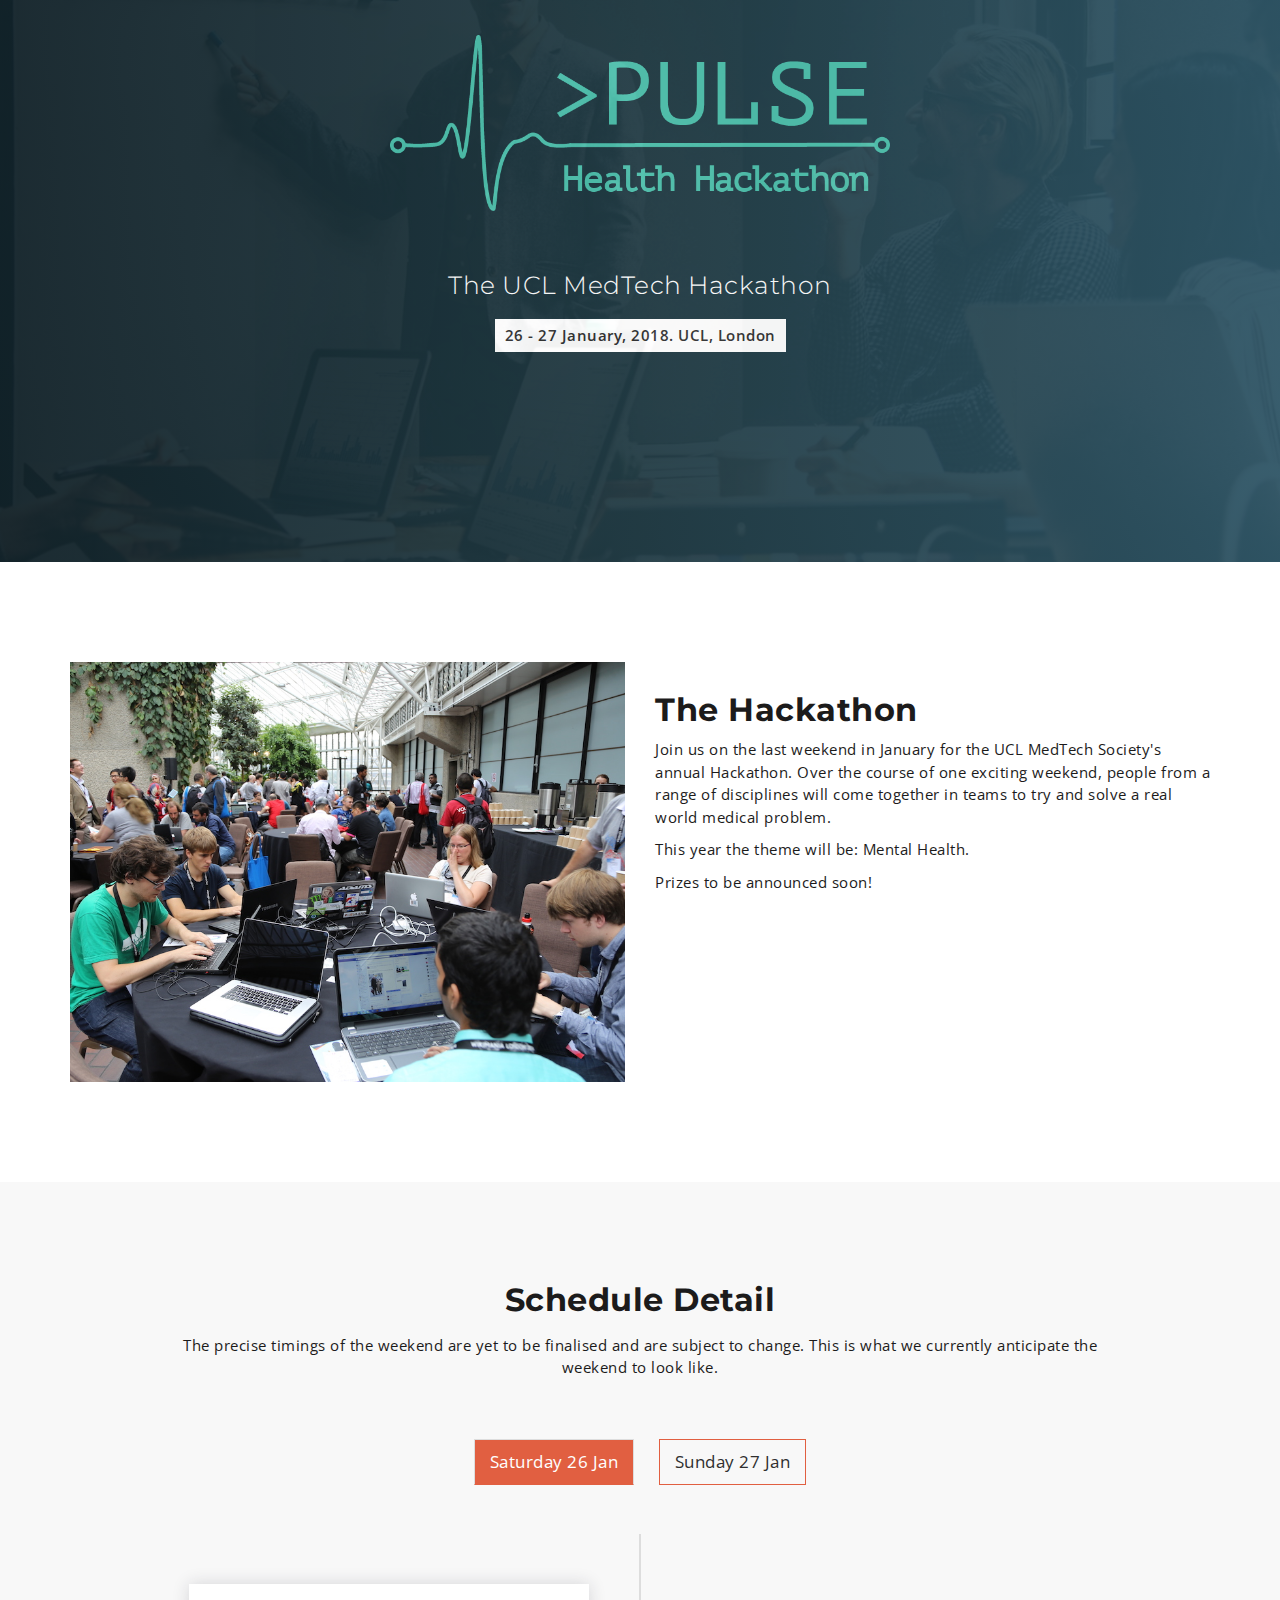
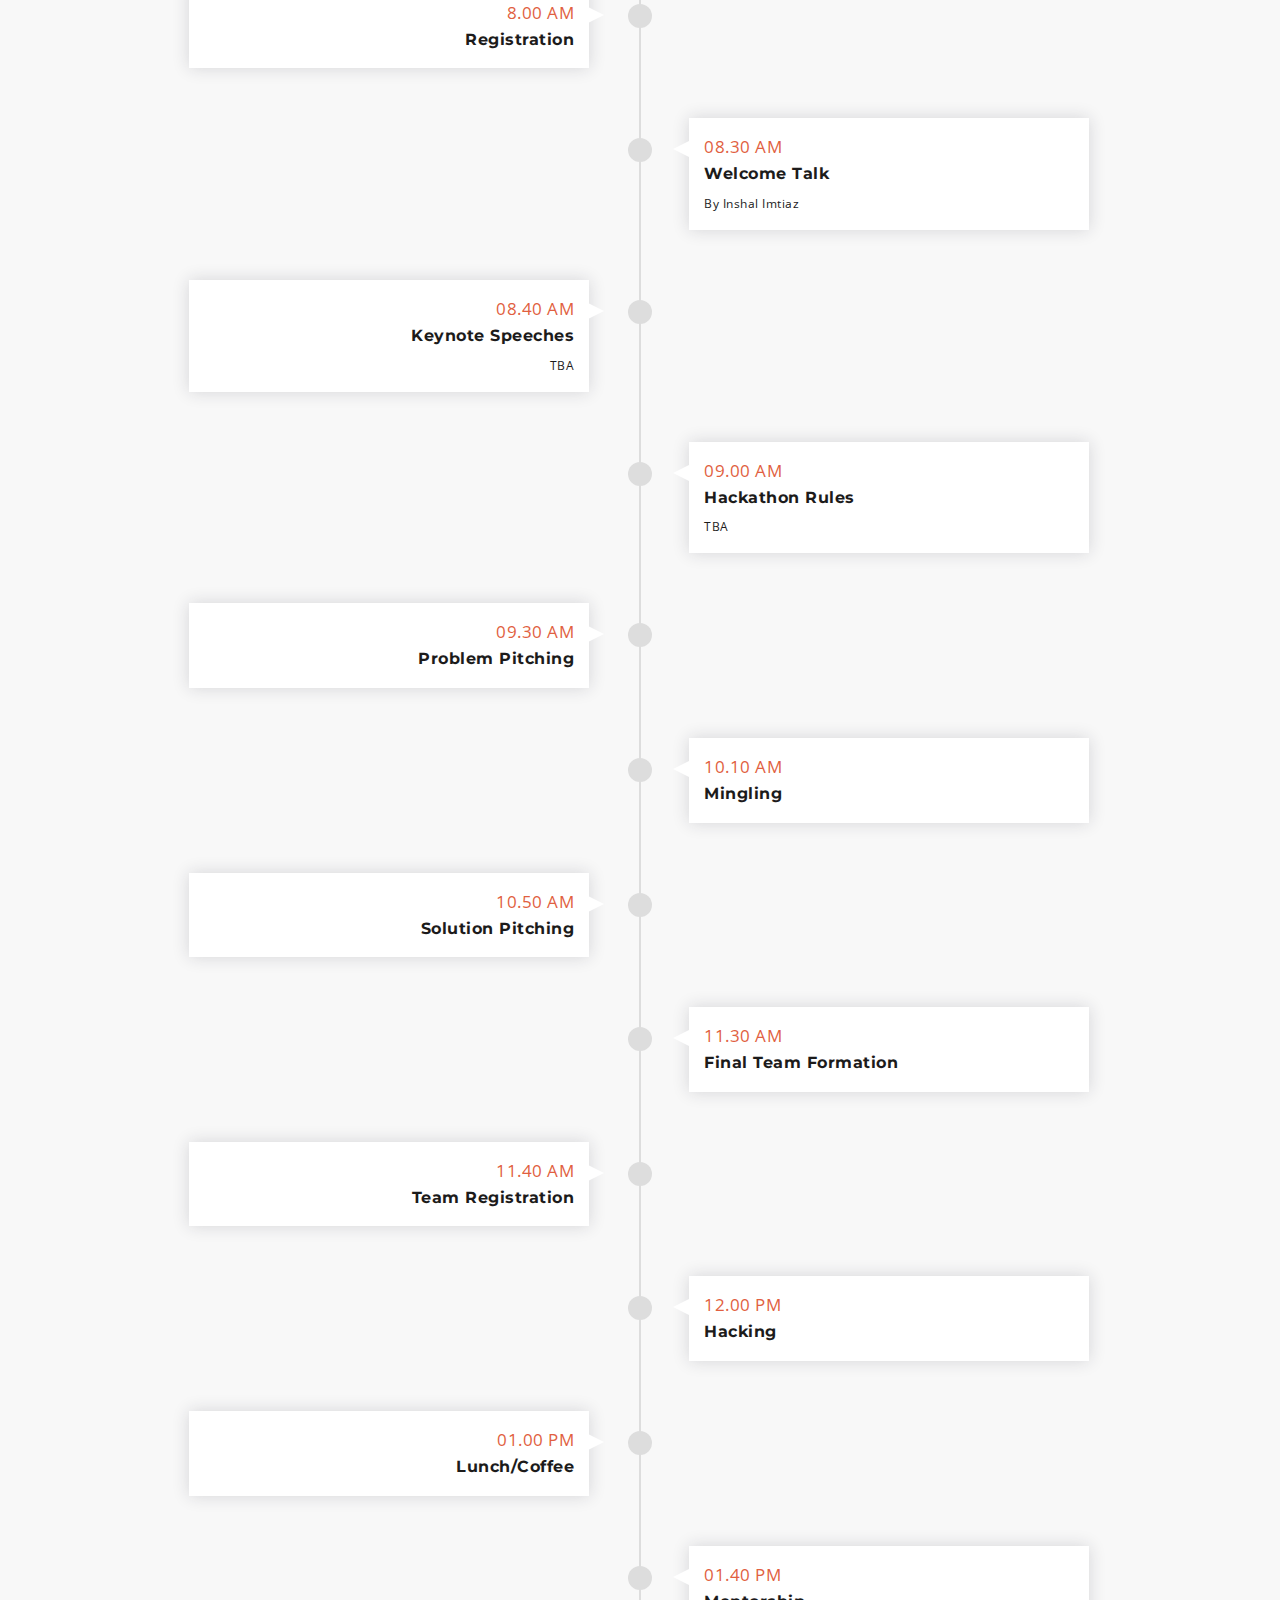
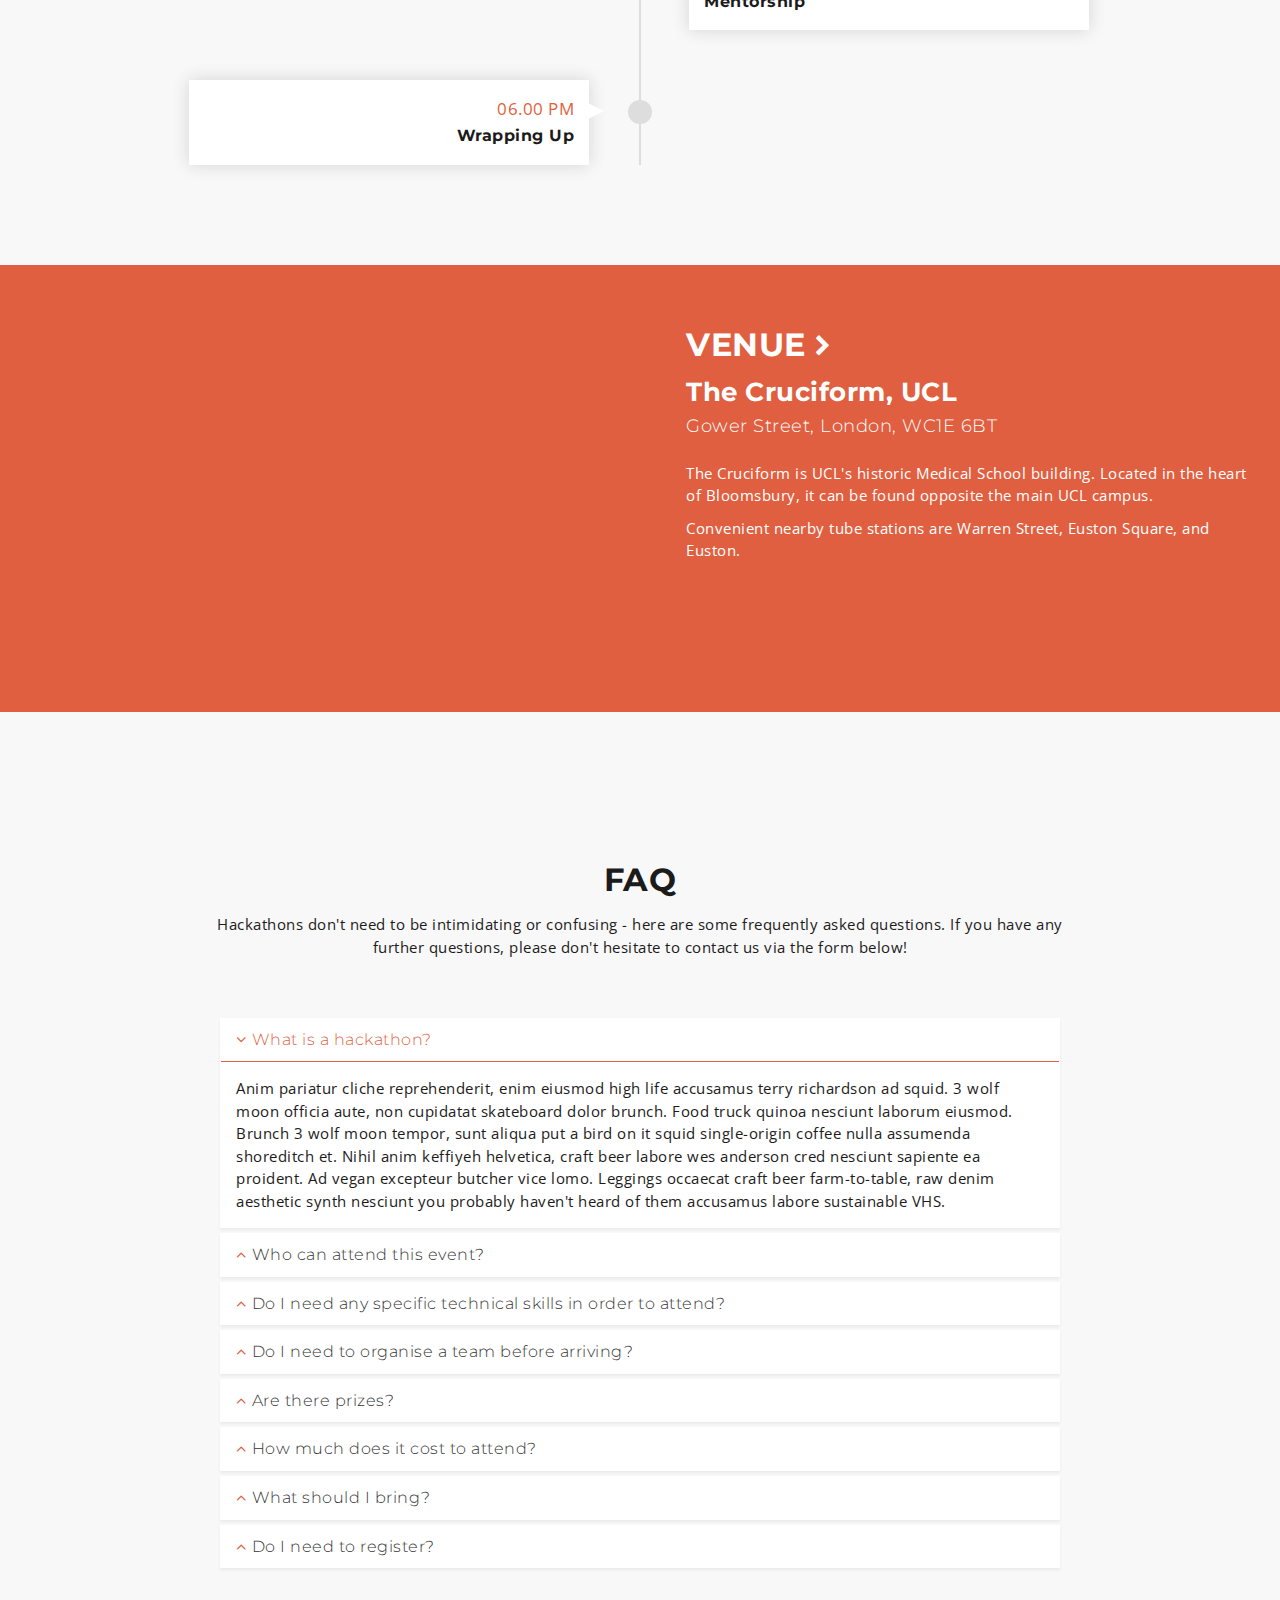
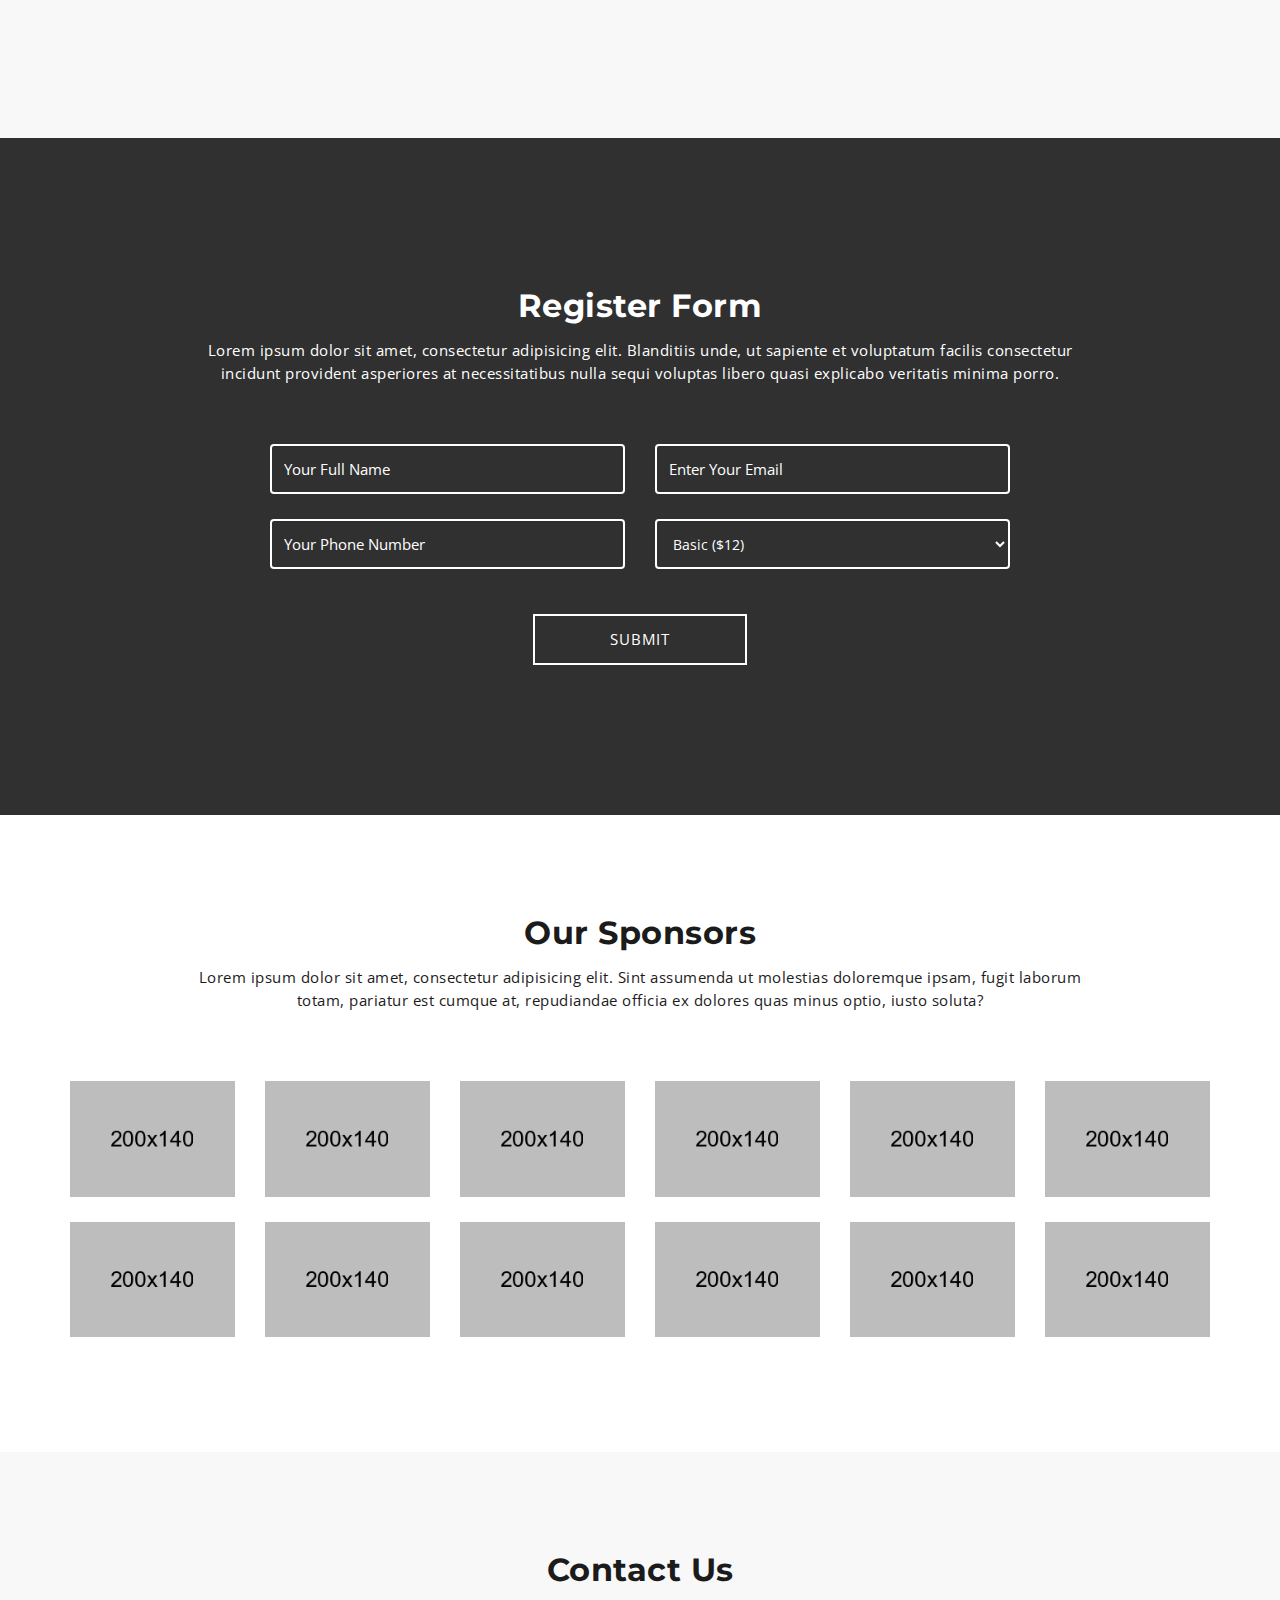
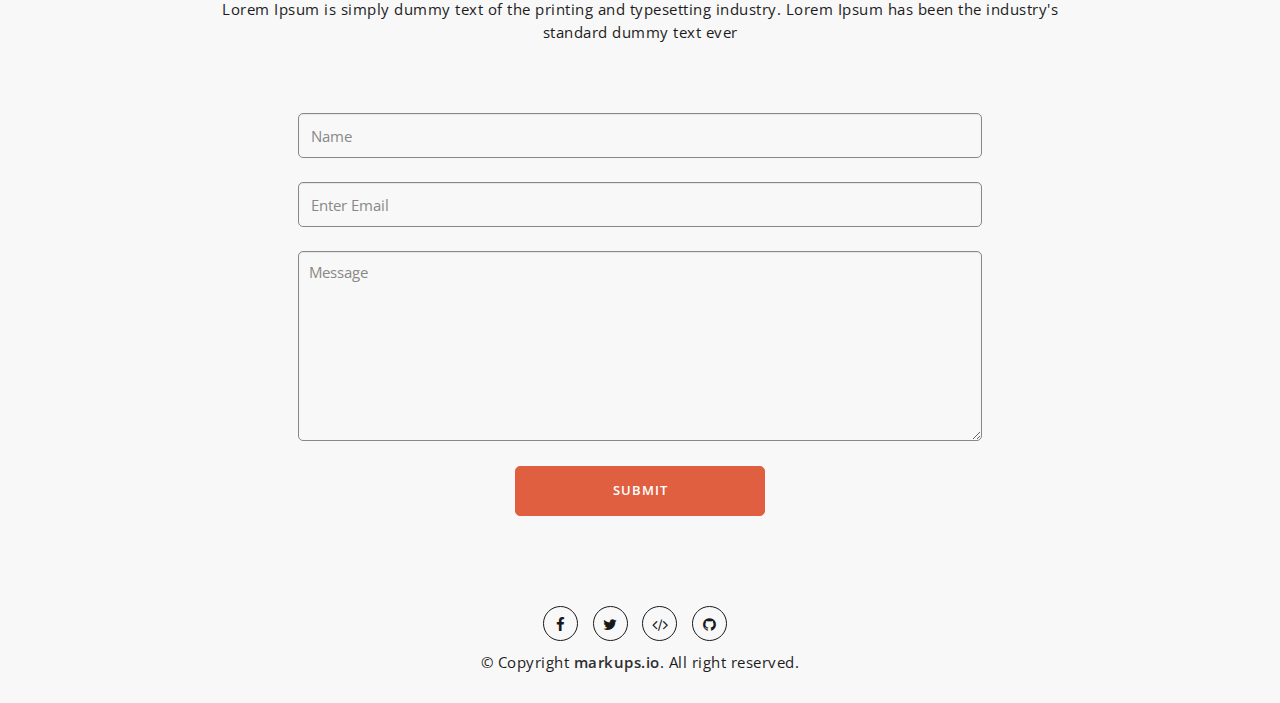
<file: index.html>
<!DOCTYPE html>
<html lang="en">
  <head>
    <meta charset="utf-8">
    <meta http-equiv="X-UA-Compatible" content="IE=edge">
    <meta name="viewport" content="width=device-width, initial-scale=1">
    <!-- The above 3 meta tags *must* come first in the head; any other head content must come *after* these tags -->

    <link rel="apple-touch-icon" sizes="180x180" href="assets/icons/apple-touch-icon.png">
    <link rel="icon" type="image/png" sizes="32x32" href="assets/icons/favicon-32x32.png">
    <link rel="icon" type="image/png" sizes="16x16" href="assets/icons/favicon-16x16.png">
    <link rel="manifest" href="assets/icons/site.webmanifest">
    <link rel="mask-icon" href="assets/icons/safari-pinned-tab.svg" color="#5bbad5">
    <link rel="shortcut icon" href="assets/icons/favicon.ico">
    <meta name="msapplication-TileColor" content="#2b5797">
    <meta name="msapplication-config" content="assets/icons/browserconfig.xml">
    <meta name="theme-color" content="#111111">

    <title>Pulse - UCL MedTech's Hackathon</title>
    <!-- Font Awesome -->
    <link href="https://maxcdn.bootstrapcdn.com/font-awesome/4.6.3/css/font-awesome.min.css" rel="stylesheet">
    <!-- Bootstrap -->
    <link href="assets/css/bootstrap.min.css" rel="stylesheet">
    <!-- Slick slider -->
    <link href="assets/css/slick.css" rel="stylesheet">
    <!-- Theme color -->
    <link id="switcher" href="assets/css/orange-theme.css" rel="stylesheet">

    <!-- Main Style -->
    <link href="style.css" rel="stylesheet">

    <!-- Fonts -->

    <!-- Open Sans for body font -->
	<link href="https://fonts.googleapis.com/css?family=Open+Sans:300,400,400i,600,700,800" rel="stylesheet">
	<!-- Montserrat for title -->
	<link href="https://fonts.googleapis.com/css?family=Montserrat" rel="stylesheet">



    <!-- HTML5 shim and Respond.js for IE8 support of HTML5 elements and media queries -->
    <!-- WARNING: Respond.js doesn't work if you view the page via file:// -->
    <!--[if lt IE 9]>
      <script src="https://oss.maxcdn.com/html5shiv/3.7.2/html5shiv.min.js"></script>
      <script src="https://oss.maxcdn.com/respond/1.4.2/respond.min.js"></script>
    <![endif]-->
  </head>
  <body>

  	<!-- Start Header -->
	<header id="mu-hero" class="" role="banner">
		<!-- Start menu  -->
		<nav class="navbar navbar-fixed-top navbar-default mu-navbar">
		  	<div class="container">
			    <!-- Brand and toggle get grouped for better mobile display -->
			    <div class="navbar-header">
			      <button type="button" class="navbar-toggle collapsed" data-toggle="collapse" data-target="#bs-example-navbar-collapse-1" aria-expanded="false">
			        <span class="sr-only">Toggle navigation</span>
			        <span class="icon-bar"></span>
			        <span class="icon-bar"></span>
			        <span class="icon-bar"></span>
			      </button>

			      <!-- Logo -->
			      <a class="navbar-brand" href="index.html"><img src="assets/images/logo.png" alt="logo img"></a>

			    </div>

			    <!-- Collect the nav links, forms, and other content for toggling -->
			    <div class="collapse navbar-collapse" id="bs-example-navbar-collapse-1">
			      	<ul class="nav navbar-nav mu-menu navbar-right">
			      		<li><a href="#mu-hero">Home</a></li>
				        <li><a href="#mu-about">About</a></li>
				        <li><a href="#mu-schedule">Schedule</a></li>
			            <li><a href="#mu-venue">Venue</a></li>
                        <li><a href="#mu-faq">FAQ</a></li>
			            <!--<li><a href="#mu-speakers">Speakers</a></li>-->
			            <li><a href="#mu-register">Register</a></li>
			            <li><a href="#mu-sponsors">Sponsors</a></li>
			            <li><a href="#mu-contact">Contact</a></li>
			      	</ul>
			    </div><!-- /.navbar-collapse -->
		  	</div><!-- /.container-fluid -->
		</nav>
		<!-- End menu -->

		<div class="mu-hero-overlay">
			<div class="container">
				<div class="mu-hero-area">

					<!-- Start hero featured area -->
					<div class="mu-hero-featured-area">
						<!-- Start center Logo -->
						<div class="mu-logo-area">
							<!-- text based logo -->
							<!--<a class="mu-logo" href="#">Eventoz</a>-->
							<!-- image based logo -->
							<a class="mu-logo" href="#"><img src="assets/images/logo.png" alt="logo img"></a>
						</div>
						<!-- End center Logo -->

						<div class="mu-hero-featured-content">
							<h2>The UCL MedTech Hackathon</h2>
							<p class="mu-event-date-line">26 - 27 January, 2018. UCL, London</p>

							<div class="mu-event-counter-area">
								<div id="mu-event-counter">

								</div>
							</div>

						</div>
					</div>
					<!-- End hero featured area -->

				</div>
			</div>
		</div>
	</header>
	<!-- End Header -->

	<!-- Start main content -->
	<main role="main">
		<!-- Start About -->
		<section id="mu-about">
			<div class="container">
				<div class="row">
					<div class="col-md-12">
						<div class="mu-about-area">
							<!-- Start Feature Content -->
							<div class="row">
								<div class="col-md-6">
									<div class="mu-about-left">
										<img class="" src="assets/images/hackathon-people.jpg" alt="People hacking">
									</div>
								</div>
								<div class="col-md-6">
									<div class="mu-about-right">
										<h2>The Hackathon</h2>
                                        <p>Join us on the last weekend in January for the UCL MedTech Society's annual Hackathon. Over the course of one exciting weekend, people from a range of disciplines will come together in teams to try and solve a real world medical problem.</p>

                                        <p>This year the theme will be: Mental Health.</p>

                                        <p>Prizes to be announced soon!</p>
									</div>
								</div>
							</div>
							<!-- End Feature Content -->

						</div>
					</div>
				</div>
			</div>
		</section>
		<!-- End About -->

		<!-- Start Schedule  -->
		<section id="mu-schedule">
			<div class="container">
				<div class="row">
					<div class="colo-md-12">
						<div class="mu-schedule-area">

							<div class="mu-title-area">
								<h2 class="mu-title">Schedule Detail</h2>
								<p>The precise timings of the weekend are yet to be finalised and are subject to change. This is what we currently anticipate the weekend to look like.</p>
							</div>

							<div class="mu-schedule-content-area">
								<!-- Nav tabs -->
								<ul class="nav nav-tabs mu-schedule-menu" role="tablist">
								    <li role="presentation" class="active"><a href="#first-day" aria-controls="first-day" role="tab" data-toggle="tab">Saturday 26 Jan</a></li>
								    <li role="presentation"><a href="#second-day" aria-controls="second-day" role="tab" data-toggle="tab">Sunday 27 Jan</a></li>

								</ul>

								<!-- Tab panes -->
								<div class="tab-content mu-schedule-content">
								    <div role="tabpanel" class="tab-pane fade mu-event-timeline in active" id="first-day">
								    	<ul>
								    		<li>
								    			<div class="mu-single-event">
								    				<p class="mu-event-time">8.00 AM</p>
								    				<h3>Registration</h3>
								    			</div>
								    		</li>
								    		<li>
								    			<div class="mu-single-event">
								    				<!--<img src="assets/images/speaker-1.jpg" alt="event speaker">-->
								    				<p class="mu-event-time">08.30 AM</p>
								    				<h3>Welcome Talk</h3>
								    				<span>By Inshal Imtiaz</span>
								    			</div>
								    		</li>
								    		<li>
								    			<div class="mu-single-event">
								    				<p class="mu-event-time">08.40 AM</p>
								    				<h3>Keynote Speeches</h3>
								    				<span>TBA</span>
								    			</div>
								    		</li>
								    		<li>
								    			<div class="mu-single-event">
								    				<p class="mu-event-time">09.00 AM</p>
								    				<h3>Hackathon Rules</h3>
								    				<span>TBA</span>
								    			</div>
								    		</li>
								    		<li>
								    			<div class="mu-single-event">
								    				<p class="mu-event-time">09.30 AM</p>
								    				<h3>Problem Pitching</h3>
								    			</div>
								    		</li>
								    		<li>
								    			<div class="mu-single-event">
								    				<p class="mu-event-time">10.10 AM</p>
								    				<h3>Mingling</h3>
								    			</div>
								    		</li>
								    		<li>
								    			<div class="mu-single-event">
								    				<p class="mu-event-time">10.50 AM</p>
								    				<h3>Solution Pitching</h3>
								    			</div>
								    		</li>
								    		<li>
								    			<div class="mu-single-event">
								    				<p class="mu-event-time">11.30 AM</p>
								    				<h3>Final Team Formation</h3>
								    			</div>
								    		</li>
								    		<li>
								    			<div class="mu-single-event">
								    				<p class="mu-event-time">11.40 AM</p>
								    				<h3>Team Registration</h3>
								    			</div>
								    		</li>
								    		<li>
								    			<div class="mu-single-event">
								    				<p class="mu-event-time">12.00 PM</p>
								    				<h3>Hacking</h3>
								    			</div>
								    		</li>
								    		<li>
								    			<div class="mu-single-event">
								    				<p class="mu-event-time">01.00 PM</p>
								    				<h3>Lunch/Coffee</h3>
								    			</div>
								    		</li>
								    		<li>
								    			<div class="mu-single-event">
								    				<p class="mu-event-time">01.40 PM</p>
								    				<h3>Mentorship</h3>
								    			</div>
								    		</li>
								    		<li>
								    			<div class="mu-single-event">
								    				<p class="mu-event-time">06.00 PM</p>
								    				<h3>Wrapping Up</h3>
								    			</div>
								    		</li>
								    	</ul>
								    </div>
								    <div role="tabpanel" class="tab-pane fade mu-event-timeline" id="second-day">
                                        <ul>
								    		<li>
								    			<div class="mu-single-event">
								    				<p class="mu-event-time">8.00 AM</p>
								    				<h3>Registration</h3>
								    			</div>
								    		</li>
								    		<li>
								    			<div class="mu-single-event">
								    				<!--<img src="assets/images/speaker-1.jpg" alt="event speaker">-->
								    				<p class="mu-event-time">08.30 AM</p>
								    				<h3>Welcome Talk - Day Two</h3>
								    				<span>By Inshal Imtiaz</span>
								    			</div>
								    		</li>
								    		<li>
								    			<div class="mu-single-event">
								    				<p class="mu-event-time">08.40 AM</p>
								    				<h3>Hacking</h3>
								    			</div>
								    		</li>
								    		<li>
								    			<div class="mu-single-event">
								    				<p class="mu-event-time">10.00 AM</p>
								    				<h3>Practice Pitching</h3>
								    			</div>
								    		</li>
								    		<li>
								    			<div class="mu-single-event">
								    				<p class="mu-event-time">12.30 PM</p>
								    				<h3>Lunch/Coffee</h3>
								    			</div>
								    		</li>
								    		<li>
								    			<div class="mu-single-event">
								    				<p class="mu-event-time">01.30 PM</p>
								    				<h3>Mentorship</h3>
								    			</div>
								    		</li>
								    		<li>
								    			<div class="mu-single-event">
								    				<p class="mu-event-time">03.00 PM</p>
								    				<h3>Final Presentation</h3>
								    			</div>
								    		</li>
								    		<li>
								    			<div class="mu-single-event">
								    				<p class="mu-event-time">03.00 PM</p>
								    				<h3>Prize Presentations</h3>
								    			</div>
								    		</li>
                                            <li>
								    			<div class="mu-single-event">
								    				<p class="mu-event-time">06.00 PM</p>
								    				<h3>Wrapping Up</h3>
								    			</div>
								    		</li>
								    	</ul>
								    </div>


								</div>

							</div>

						</div>
					</div>
				</div>
			</div>
		</section>
		<!-- End Schedule -->

        <!-- Start Venue -->
		<section id="mu-venue">
			<div class="mu-venue-area">
				<div class="row">

					<div class="col-md-6">
						<div class="mu-venue-map">
							<iframe src="https://www.google.com/maps/embed?pb=!1m18!1m12!1m3!1d2482.3982216582667!2d-0.1372631850525931!3d51.52425547963786!2m3!1f0!2f0!3f0!3m2!1i1024!2i768!4f13.1!3m3!1m2!1s0x48761b2f354ad2eb%3A0x477e4095505ee105!2sCruciform+Building%2C+Kings+Cross%2C+London!5e0!3m2!1sen!2suk!4v1545068846909" width="100%" height="450" frameborder="0" style="border:0" allowfullscreen></iframe>
						</div>
					</div>

					<div class="col-md-6">
						<div class="mu-venue-address">
							<h2>VENUE <i class="fa fa-chevron-right" aria-hidden="true"></i></h2>
							<h3>The Cruciform, UCL</h3>
							<h4>Gower Street, London, WC1E 6BT</h4>
							<p>The Cruciform is UCL's historic Medical School building. Located in the heart of Bloomsbury, it can be found opposite the main UCL campus.</p>
                            <p>Convenient nearby tube stations are Warren Street, Euston Square, and Euston.</p>
						</div>
					</div>

				</div>
			</div>
		</section>
		<!-- End Venue -->

		<!-- Start Speakers -->
		<!--<section id="mu-speakers">
			<div class="container">
				<div class="row">
					<div class="col-md-12">
						<div class="mu-speakers-area">

							<div class="mu-title-area">
								<h2 class="mu-title">Our Speakers</h2>
								<p>Lorem ipsum dolor sit amet, consectetur adipisicing elit. Blanditiis unde, ut sapiente et voluptatum facilis consectetur incidunt provident asperiores at necessitatibus nulla sequi voluptas libero quasi explicabo veritatis minima porro.</p>
							</div>


							<div class="mu-speakers-content">

								<div class="mu-speakers-slider">


									<div class="mu-single-speakers">
										<img src="assets/images/speaker-1.jpg" alt="speaker img">
										<div class="mu-single-speakers-info">
											<h3>Karl Groves</h3>
											<p>Digital Artist</p>
											<ul class="mu-single-speakers-social">
												<li><a href="#"><i class="fa fa-facebook"></i></a></li>
												<li><a href="#"><i class="fa fa-twitter"></i></a></li>
												<li><a href="#"><i class="fa fa-linkedin"></i></a></li>
											</ul>
										</div>
									</div>

									<div class="mu-single-speakers">
										<img src="assets/images/speaker-2.jpg" alt="speaker img">
										<div class="mu-single-speakers-info">
											<h3>Sarah Dransner</h3>
											<p>Business Consultant</p>
											<ul class="mu-single-speakers-social">
												<li><a href="#"><i class="fa fa-facebook"></i></a></li>
												<li><a href="#"><i class="fa fa-twitter"></i></a></li>
												<li><a href="#"><i class="fa fa-linkedin"></i></a></li>
											</ul>
										</div>
									</div>

									<div class="mu-single-speakers">
										<img src="assets/images/speaker-3.jpg" alt="speaker img">
										<div class="mu-single-speakers-info">
											<h3>Ned Stark</h3>
											<p>UI/UX Specialist</p>
											<ul class="mu-single-speakers-social">
												<li><a href="#"><i class="fa fa-facebook"></i></a></li>
												<li><a href="#"><i class="fa fa-twitter"></i></a></li>
												<li><a href="#"><i class="fa fa-linkedin"></i></a></li>
											</ul>
										</div>
									</div>

									<div class="mu-single-speakers">
										<img src="assets/images/speaker-4.jpg" alt="speaker img">
										<div class="mu-single-speakers-info">
											<h3>Michaela Lehr </h3>
											<p>Digital Marketer</p>
											<ul class="mu-single-speakers-social">
												<li><a href="#"><i class="fa fa-facebook"></i></a></li>
												<li><a href="#"><i class="fa fa-twitter"></i></a></li>
												<li><a href="#"><i class="fa fa-linkedin"></i></a></li>
											</ul>
										</div>
									</div>

									<div class="mu-single-speakers">
										<img src="assets/images/speaker-1.jpg" alt="speaker img">
										<div class="mu-single-speakers-info">
											<h3>Karl Groves</h3>
											<p>Digital Artist</p>
											<ul class="mu-single-speakers-social">
												<li><a href="#"><i class="fa fa-facebook"></i></a></li>
												<li><a href="#"><i class="fa fa-twitter"></i></a></li>
												<li><a href="#"><i class="fa fa-linkedin"></i></a></li>
											</ul>
										</div>
									</div>

									<div class="mu-single-speakers">
										<img src="assets/images/speaker-2.jpg" alt="speaker img">
										<div class="mu-single-speakers-info">
											<h3>Sarah Dransner</h3>
											<p>Business Consultant</p>
											<ul class="mu-single-speakers-social">
												<li><a href="#"><i class="fa fa-facebook"></i></a></li>
												<li><a href="#"><i class="fa fa-twitter"></i></a></li>
												<li><a href="#"><i class="fa fa-linkedin"></i></a></li>
											</ul>
										</div>
									</div>

									<div class="mu-single-speakers">
										<img src="assets/images/speaker-3.jpg" alt="speaker img">
										<div class="mu-single-speakers-info">
											<h3>Ned Stark</h3>
											<p>UI/UX Specialist</p>
											<ul class="mu-single-speakers-social">
												<li><a href="#"><i class="fa fa-facebook"></i></a></li>
												<li><a href="#"><i class="fa fa-twitter"></i></a></li>
												<li><a href="#"><i class="fa fa-linkedin"></i></a></li>
											</ul>
										</div>
									</div>

									<div class="mu-single-speakers">
										<img src="assets/images/speaker-4.jpg" alt="speaker img">
										<div class="mu-single-speakers-info">
											<h3>Michaela Lehr </h3>
											<p>Digital Marketer</p>
											<ul class="mu-single-speakers-social">
												<li><a href="#"><i class="fa fa-facebook"></i></a></li>
												<li><a href="#"><i class="fa fa-twitter"></i></a></li>
												<li><a href="#"><i class="fa fa-linkedin"></i></a></li>
											</ul>
										</div>
									</div>

								</div>
							</div>

						</div>
					</div>
				</div>
			</div>
		</section>-->
		<!-- End Speakers -->

		<!-- Start Pricing  -->
		<!--<section id="mu-pricing">
			<div class="container">
				<div class="row">
					<div class="col-md-12">
						<div class="mu-pricing-area">

							<div class="mu-title-area">
								<h2 class="mu-title">Pricing plans</h2>
								<p>Lorem ipsum dolor sit amet, consectetur adipisicing elit. Blanditiis unde, ut sapiente et voluptatum facilis consectetur incidunt provident asperiores at necessitatibus nulla sequi voluptas libero quasi explicabo veritatis minima porro.</p>
							</div>

							<div class="mu-pricing-conten">
								<div class="row">


									<div class="col-md-4">
										<div class="mu-single-price">

											<div class="mu-single-price-head">
												<span class="mu-currency">$</span>
												<span class="mu-rate">12</span>
												<span class="mu-time">/all days</span>
											</div>
											<h3 class="mu-price-title">BASIC</h3>
											<ul>
												<li>Basic Class Ticket</li>
												<li>Access to all sessions</li>
												<li>Free Breakfast</li>
											</ul>
											<a class="mu-register-btn" href="#"> Register Now</a>
										</div>
									</div>



									<div class="col-md-4">
										<div class="mu-single-price mu-popular-price">
											<span class="mu-price-tag">Popular</span>
											<div class="mu-single-price-head">
												<span class="mu-currency">$</span>
												<span class="mu-rate">22</span>
												<span class="mu-time">/all days</span>
											</div>
											<h3 class="mu-price-title">STANDARD</h3>
											<ul>
												<li>Basic Class Ticket</li>
												<li>Access to all sessions</li>
												<li>Free Breakfast</li>
											</ul>
											<a class="mu-register-btn" href="#"> Register Now</a>
										</div>
									</div>

									<div class="col-md-4">
										<div class="mu-single-price">

											<div class="mu-single-price-head">
												<span class="mu-currency">$</span>
												<span class="mu-rate">45</span>
												<span class="mu-time">/all days</span>
											</div>
											<h3 class="mu-price-title">PREMIUM</h3>
											<ul>
												<li>Basic Class Ticket</li>
												<li>Access to all sessions</li>
												<li>Free Breakfast</li>
											</ul>
											<a class="mu-register-btn" href="#"> Register Now</a>
										</div>
									</div>


								</div>
							</div>

						</div>
					</div>
				</div>
			</div>
		</section>-->
		<!-- End Pricing -->

        <!-- Start FAQ -->
		<section id="mu-faq">
			<div class="container">
				<div class="row">
					<div class="col-md-12">
						<div class="mu-faq-area">

							<div class="mu-title-area">
								<h2 class="mu-title">FAQ</h2>
								<p>Hackathons don't need to be intimidating or confusing - here are some frequently asked questions. If you have any further questions, please don't hesitate to contact us via the form below!</p>
							</div>

							<div class="mu-faq-content">

								<div class="panel-group" id="accordion">

							        <div class="panel panel-default">
							          <div class="panel-heading">
							            <h4 class="panel-title">
							              <a data-toggle="collapse" data-parent="#accordion" href="#collapseOne" aria-expanded="true">
							                <span class="fa fa-angle-down"></span>What is a hackathon?
							              </a>
							            </h4>
							          </div>
							          <div id="collapseOne" class="panel-collapse collapse in">
							            <div class="panel-body">
							              Anim pariatur cliche reprehenderit, enim eiusmod high life accusamus terry richardson ad squid. 3 wolf moon officia aute, non cupidatat skateboard dolor brunch. Food truck quinoa nesciunt laborum eiusmod. Brunch 3 wolf moon tempor, sunt aliqua put a bird on it squid single-origin coffee nulla assumenda shoreditch et. Nihil anim keffiyeh helvetica, craft beer labore wes anderson cred nesciunt sapiente ea proident. Ad vegan excepteur butcher vice lomo. Leggings occaecat craft beer farm-to-table, raw denim aesthetic synth nesciunt you probably haven't heard of them accusamus labore sustainable VHS.
							            </div>
							          </div>
							        </div>

							        <div class="panel panel-default">
							          <div class="panel-heading">
							            <h4 class="panel-title">
							              <a data-toggle="collapse" data-parent="#accordion" href="#collapseTwo">
							                <span class="fa fa-angle-up"></span>Who can attend this event?
							              </a>
							            </h4>
							          </div>
							          <div id="collapseTwo" class="panel-collapse collapse">
							            <div class="panel-body">
							              Anim pariatur cliche reprehenderit, enim eiusmod high life accusamus terry richardson ad squid. 3 wolf moon officia aute, non cupidatat skateboard dolor brunch. Food truck quinoa nesciunt laborum eiusmod. Brunch 3 wolf moon tempor, sunt aliqua put a bird on it squid single-origin coffee nulla assumenda shoreditch et. Nihil anim keffiyeh helvetica, craft beer labore wes anderson cred nesciunt sapiente ea proident. Ad vegan excepteur butcher vice lomo. Leggings occaecat craft beer farm-to-table, raw denim aesthetic synth nesciunt you probably haven't heard of them accusamus labore sustainable VHS.
							            </div>
							          </div>
							        </div>

							        <div class="panel panel-default">
							          <div class="panel-heading">
							            <h4 class="panel-title">
							              <a data-toggle="collapse" data-parent="#accordion" href="#collapseThree">
							                <span class="fa fa-angle-up"></span>Do I need any specific technical skills in order to attend?
							              </a>
							            </h4>
							          </div>
							          <div id="collapseThree" class="panel-collapse collapse">
							            <div class="panel-body">
							              Anim pariatur cliche reprehenderit, enim eiusmod high life accusamus terry richardson ad squid. 3 wolf moon officia aute, non cupidatat skateboard dolor brunch. Food truck quinoa nesciunt laborum eiusmod. Brunch 3 wolf moon tempor, sunt aliqua put a bird on it squid single-origin coffee nulla assumenda shoreditch et. Nihil anim keffiyeh helvetica, craft beer labore wes anderson cred nesciunt sapiente ea proident. Ad vegan excepteur butcher vice lomo. Leggings occaecat craft beer farm-to-table, raw denim aesthetic synth nesciunt you probably haven't heard of them accusamus labore sustainable VHS.
							            </div>
							          </div>
							        </div>

							        <div class="panel panel-default">
							          <div class="panel-heading">
							            <h4 class="panel-title">
							              <a data-toggle="collapse" data-parent="#accordion" href="#collapseFour">
							                <span class="fa fa-angle-up"></span>Do I need to organise a team before arriving?
							              </a>
							            </h4>
							          </div>
							          <div id="collapseFour" class="panel-collapse collapse">
							            <div class="panel-body">
							              Anim pariatur cliche reprehenderit, enim eiusmod high life accusamus terry richardson ad squid. 3 wolf moon officia aute, non cupidatat skateboard dolor brunch. Food truck quinoa nesciunt laborum eiusmod. Brunch 3 wolf moon tempor, sunt aliqua put a bird on it squid single-origin coffee nulla assumenda shoreditch et. Nihil anim keffiyeh helvetica, craft beer labore wes anderson cred nesciunt sapiente ea proident. Ad vegan excepteur butcher vice lomo. Leggings occaecat craft beer farm-to-table, raw denim aesthetic synth nesciunt you probably haven't heard of them accusamus labore sustainable VHS.
							            </div>
							          </div>
							        </div>


                                    <div class="panel panel-default">
                                      <div class="panel-heading">
                                        <h4 class="panel-title">
                                          <a data-toggle="collapse" data-parent="#accordion" href="#collapseFive">
                                            <span class="fa fa-angle-up"></span>Are there prizes?
                                          </a>
                                        </h4>
                                      </div>
                                      <div id="collapseFive" class="panel-collapse collapse">
                                        <div class="panel-body">
                                          Anim pariatur cliche reprehenderit, enim eiusmod high life accusamus terry richardson ad squid. 3 wolf moon officia aute, non cupidatat skateboard dolor brunch. Food truck quinoa nesciunt laborum eiusmod. Brunch 3 wolf moon tempor, sunt aliqua put a bird on it squid single-origin coffee nulla assumenda shoreditch et. Nihil anim keffiyeh helvetica, craft beer labore wes anderson cred nesciunt sapiente ea proident. Ad vegan excepteur butcher vice lomo. Leggings occaecat craft beer farm-to-table, raw denim aesthetic synth nesciunt you probably haven't heard of them accusamus labore sustainable VHS.
                                        </div>
                                      </div>
                                    </div>





							        <div class="panel panel-default">
							          <div class="panel-heading">
							            <h4 class="panel-title">
							              <a data-toggle="collapse" data-parent="#accordion" href="#collapseSix">
							                <span class="fa fa-angle-up"></span>How much does it cost to attend?
							              </a>
							            </h4>
							          </div>
							          <div id="collapseSix" class="panel-collapse collapse">
							            <div class="panel-body">
							              Anim pariatur cliche reprehenderit, enim eiusmod high life accusamus terry richardson ad squid. 3 wolf moon officia aute, non cupidatat skateboard dolor brunch. Food truck quinoa nesciunt laborum eiusmod. Brunch 3 wolf moon tempor, sunt aliqua put a bird on it squid single-origin coffee nulla assumenda shoreditch et. Nihil anim keffiyeh helvetica, craft beer labore wes anderson cred nesciunt sapiente ea proident. Ad vegan excepteur butcher vice lomo. Leggings occaecat craft beer farm-to-table, raw denim aesthetic synth nesciunt you probably haven't heard of them accusamus labore sustainable VHS.
							            </div>
							          </div>
							        </div>


                                    <div class="panel panel-default">
                                     <div class="panel-heading">
                                       <h4 class="panel-title">
                                         <a data-toggle="collapse" data-parent="#accordion" href="#collapseSeven">
                                           <span class="fa fa-angle-up"></span>What should I bring?
                                         </a>
                                       </h4>
                                     </div>
                                     <div id="collapseSeven" class="panel-collapse collapse">
                                       <div class="panel-body">
                                         Anim pariatur cliche reprehenderit, enim eiusmod high life accusamus terry richardson ad squid. 3 wolf moon officia aute, non cupidatat skateboard dolor brunch. Food truck quinoa nesciunt laborum eiusmod. Brunch 3 wolf moon tempor, sunt aliqua put a bird on it squid single-origin coffee nulla assumenda shoreditch et. Nihil anim keffiyeh helvetica, craft beer labore wes anderson cred nesciunt sapiente ea proident. Ad vegan excepteur butcher vice lomo. Leggings occaecat craft beer farm-to-table, raw denim aesthetic synth nesciunt you probably haven't heard of them accusamus labore sustainable VHS.
                                       </div>
                                     </div>
                                   </div>


                                   <div class="panel panel-default">
                                     <div class="panel-heading">
                                       <h4 class="panel-title">
                                         <a data-toggle="collapse" data-parent="#accordion" href="#collapseEight">
                                           <span class="fa fa-angle-up"></span>Do I need to register?
                                         </a>
                                       </h4>
                                     </div>
                                     <div id="collapseEight" class="panel-collapse collapse">
                                       <div class="panel-body">
                                         Anim pariatur cliche reprehenderit, enim eiusmod high life accusamus terry richardson ad squid. 3 wolf moon officia aute, non cupidatat skateboard dolor brunch. Food truck quinoa nesciunt laborum eiusmod. Brunch 3 wolf moon tempor, sunt aliqua put a bird on it squid single-origin coffee nulla assumenda shoreditch et. Nihil anim keffiyeh helvetica, craft beer labore wes anderson cred nesciunt sapiente ea proident. Ad vegan excepteur butcher vice lomo. Leggings occaecat craft beer farm-to-table, raw denim aesthetic synth nesciunt you probably haven't heard of them accusamus labore sustainable VHS.
                                       </div>
                                     </div>
                                   </div>


							    </div>
							</div>

						</div>
					</div>
				</div>
			</div>
		</section>
		<!-- End FAQ -->

		<!-- Start Register  -->
		<section id="mu-register">
			<div class="container">
				<div class="row">
					<div class="col-md-12">
						<div class="mu-register-area">

							<div class="mu-title-area">
								<h2 class="mu-title">Register Form</h2>
								<p>Lorem ipsum dolor sit amet, consectetur adipisicing elit. Blanditiis unde, ut sapiente et voluptatum facilis consectetur incidunt provident asperiores at necessitatibus nulla sequi voluptas libero quasi explicabo veritatis minima porro.</p>
							</div>

							<div class="mu-register-content">
								<form class="mu-register-form">

									<div class="row">
										<div class="col-md-6">
											<div class="form-group">
												<input type="text" class="form-control" placeholder="Your Full Name" id="name" name="name" required="">
											</div>
										</div>

										<div class="col-md-6">
											<div class="form-group">
												<input type="email" class="form-control" placeholder="Enter Your Email" id="email" name="email" required="">
											</div>
										</div>
									</div>

									<div class="row">
										<div class="col-md-6">
											<div class="form-group">
												<input type="text" class="form-control" placeholder="Your Phone Number" id="telephone" name="telephone" required="">
											</div>
										</div>
										<div class="col-md-6">

										<div class="form-group">
											<select class="form-control" name="ticket" id="ticket">
												<option value="0">Basic ($12)</option>
												<option value="1">Standard ($22)</option>
												<option value="2">Premium ($45)</option>
											</select>
										</div>
										</div>
									</div>

									<button type="submit" class="mu-reg-submit-btn">SUBMIT</button>

					            </form>
							</div>

						</div>
					</div>
				</div>
			</div>
		</section>
		<!-- End Register -->



		<!-- Start Sponsors -->
		<section id="mu-sponsors">
			<div class="container">
				<div class="row">
					<div class="col-md-12">
						<div class="mu-sponsors-area">

							<div class="mu-title-area">
								<h2 class="mu-title">Our Sponsors</h2>
								<p>Lorem ipsum dolor sit amet, consectetur adipisicing elit. Sint assumenda ut molestias doloremque ipsam, fugit laborum totam, pariatur est cumque at, repudiandae officia ex dolores quas minus optio, iusto soluta?</p>
							</div>

							<!-- Start spnonsors brand logo -->
							<div class="mu-sponsors-content">
								<div class="row">

									<div class="col-md-2 col-sm-4 col-xs-4">
										<div class="mu-sponsors-single">
											<img src="assets/images/sponsor-logo-1.png" alt="Brand Logo">
										</div>
									</div>

									<div class="col-md-2 col-sm-4 col-xs-4">
										<div class="mu-sponsors-single">
											<img src="assets/images/sponsor-logo-2.png" alt="Brand Logo">
										</div>
									</div>

									<div class="col-md-2 col-sm-4 col-xs-4">
										<div class="mu-sponsors-single">
											<img src="assets/images/sponsor-logo-3.png" alt="Brand Logo">
										</div>
									</div>

									<div class="col-md-2 col-sm-4 col-xs-4">
										<div class="mu-sponsors-single">
											<img src="assets/images/sponsor-logo-4.png" alt="Brand Logo">
										</div>
									</div>

										<div class="col-md-2 col-sm-4 col-xs-4">
										<div class="mu-sponsors-single">
											<img src="assets/images/sponsor-logo-5.png" alt="Brand Logo">
										</div>
									</div>

									<div class="col-md-2 col-sm-4 col-xs-4">
										<div class="mu-sponsors-single">
											<img src="assets/images/sponsor-logo-6.png" alt="Brand Logo">
										</div>
									</div>

									<div class="col-md-2 col-sm-4 col-xs-4">
										<div class="mu-sponsors-single">
											<img src="assets/images/sponsor-logo-7.png" alt="Brand Logo">
										</div>
									</div>

									<div class="col-md-2 col-sm-4 col-xs-4">
										<div class="mu-sponsors-single">
											<img src="assets/images/sponsor-logo-8.png" alt="Brand Logo">
										</div>
									</div>

									<div class="col-md-2 col-sm-4 col-xs-4">
										<div class="mu-sponsors-single">
											<img src="assets/images/sponsor-logo-9.png" alt="Brand Logo">
										</div>
									</div>

										<div class="col-md-2 col-sm-4 col-xs-4">
										<div class="mu-sponsors-single">
											<img src="assets/images/sponsor-logo-1.png" alt="Brand Logo">
										</div>
									</div>

									<div class="col-md-2 col-sm-4 col-xs-4">
										<div class="mu-sponsors-single">
											<img src="assets/images/sponsor-logo-2.png" alt="Brand Logo">
										</div>
									</div>

									<div class="col-md-2 col-sm-4 col-xs-4">
										<div class="mu-sponsors-single">
											<img src="assets/images/sponsor-logo-3.png" alt="Brand Logo">
										</div>
									</div>

								</div>
							</div>
							<!-- End spnonsors brand logo -->

						</div>
					</div>
				</div>
			</div>
		</section>
		<!-- End Sponsors -->


		<!-- Start Contact -->
		<section id="mu-contact">
			<div class="container">
				<div class="row">
					<div class="col-md-12">
						<div class="mu-contact-area">

							<div class="mu-title-area">
								<h2 class="mu-heading-title">Contact Us</h2>
								<p>Lorem Ipsum is simply dummy text of the printing and typesetting industry. Lorem Ipsum has been the industry's standard dummy text ever</p>
							</div>

							<!-- Start Contact Content -->
							<div class="mu-contact-content">
								<div class="row">

								<div class="col-md-12">
									<div class="mu-contact-form-area">
										<div id="form-messages"></div>
											<form id="ajax-contact" method="post" action="mailer.php" class="mu-contact-form">
												<div class="form-group">
													<input type="text" class="form-control" placeholder="Name" id="name" name="name" required>
												</div>
												<div class="form-group">
													<input type="email" class="form-control" placeholder="Enter Email" id="email" name="email" required>
												</div>
												<div class="form-group">
													<textarea class="form-control" placeholder="Message" id="message" name="message" required></textarea>
												</div>
												<button type="submit" class="mu-send-msg-btn"><span>SUBMIT</span></button>
								            </form>
										</div>
									</div>
								</div>
							</div>
							<!-- End Contact Content -->
						</div>
					</div>
				</div>
			</div>
		</section>
		<!-- End Contact -->

	</main>

	<!-- End main content -->


	<!-- Start footer -->
	<footer id="mu-footer" role="contentinfo">
			<div class="container">
				<div class="mu-footer-area">
					<div class="mu-footer-top">
						<div class="mu-social-media">
							<a href="https://www.facebook.com/uclmedtech/"><i class="fa fa-facebook"></i></a>
							<a href="https://twitter.com/UCLMedTech"><i class="fa fa-twitter"></i></a>
							<a href="http://uclmed.tech"><i class="fa fa-code"></i></a>
							<a href="https://github.com/samirelanduk/Pulse"><i class="fa fa-github"></i></a>
						</div>
					</div>
					<div class="mu-footer-bottom">
						<p class="mu-copy-right">&copy; Copyright <a rel="nofollow" href="http://markups.io">markups.io</a>. All right reserved.</p>
					</div>
				</div>
			</div>

	</footer>
	<!-- End footer -->



    <!-- jQuery library -->
    <script src="https://ajax.googleapis.com/ajax/libs/jquery/1.11.3/jquery.min.js"></script>
    <!-- Include all compiled plugins (below), or include individual files as needed -->
    <!-- Bootstrap -->
    <script src="assets/js/bootstrap.min.js"></script>
	<!-- Slick slider -->
    <script type="text/javascript" src="assets/js/slick.min.js"></script>
    <!-- Event Counter -->
    <script type="text/javascript" src="assets/js/jquery.countdown.min.js"></script>
    <!-- Ajax contact form  -->
    <script type="text/javascript" src="assets/js/app.js"></script>



    <!-- Custom js -->
	<script type="text/javascript" src="assets/js/custom.js"></script>




  </body>
</html>
</file>
<file: assets/css/orange-theme.css>
/*=======================================
Template Design By MarkUps
Author URI : http://www.markups.io/
========================================*/

.mu-hero-overlay,
.mu-video-overlay {
	background-color: #e15f41;/* fallback for old browsers */
    background: -webkit-linear-gradient(to right, #64b3f4, #e15f41);  /* Chrome 10-25, Safari 5.1-6 */
    background: linear-gradient(to right, #64b3f4, #e15f41); /* W3C, IE 10+/ Edge, Firefox 16+, Chrome 26+, Opera 12+, Safari 7+ */

}

.mu-primary-btn:hover,
.mu-primary-btn:focus,
.mu-copy-right a:hover,
.mu-copy-right a:focus,
.mu-send-msg-btn:hover,
.mu-send-msg-btn:focus,
.mu-faq-content .panel-title a:hover,
.mu-faq-content .panel-title a:focus,
.mu-faq-content .panel-title a[aria-expanded="true"],
.mu-faq-content .panel-title a>span,
.mu-menu ul li a:hover,
.mu-menu ul li a:focus,
.mu-single-speakers-info p,
.mu-single-speakers-social li a:hover,
.mu-single-speakers-social li a:focus,
.mu-logo,
.mu-logo:hover,
.mu-logo:focus,
#mu-hero .navbar-default .navbar-brand,
.mu-navbar .mu-menu li a:hover,
.mu-navbar .mu-menu li a:focus,
.mu-single-event .mu-event-time {
	color: #e15f41;
}

.mu-speakers-slider .slick-next,
.mu-speakers-slider .slick-prev,
#mu-venue,
.mu-popular-price .mu-price-tag,
.mu-navbar .navbar-toggle,
.mu-navbar .navbar-toggle:hover,
.mu-navbar .navbar-toggle:focus,
.navbar-default .navbar-nav > .active > a,
.navbar-default .navbar-nav > .active > a:focus,
.navbar-default .navbar-nav > .active > a:hover,
.mu-schedule-menu li a:hover,
.mu-schedule-menu li a:focus,
.mu-schedule-menu li.active a,
.mu-schedule-menu li.active a:hover,
.mu-schedule-menu li.active a:focus {
	background-color: #e15f41;
}

.mu-social-media a:hover,
.mu-social-media a:focus {
	border: 1px solid #e15f41;
	color: #e15f41;
}

.mu-contact-form .form-control:focus,
.mu-schedule-menu li a {
	border: 1px solid #e15f41;
}

.mu-send-msg-btn,
.mu-register-btn:hover,
.mu-register-btn:focus,
.mu-popular-price .mu-register-btn {
	border: 1px solid #e15f41;
	background-color: #e15f41;
}

.mu-faq-content .panel-default > .panel-heading + .panel-collapse > .panel-body {
	border-top-color: #e15f41;

}

.mu-reg-submit-btn:hover,
.mu-reg-submit-btn:focus {
	background-color: #e15f41;
	border: 2px solid #e15f41;
}
</file>
<file: style.css>
/*
Template Name: Eventoz
Author: MarkUps
Author URI: http://www.markups.io/
Version: 1.0
*/


/* Table of Content
==================================================
#BASIC TYPOGRAPHY
#HEADER
#MENU
#ABOUT US
#VIDEO
#SCHEDULE
#SPEAKERS
#VENUE
#PRICING PLANS
#REGISTER FORM
#FAQ
#OUR
#CONTACT US
#FOOTER
#RESPONSIVE STYLE
*/


/*--------------------*/
/* BASIC TYPOGRAPHY */
/*--------------------*/

body,
html {
	overflow-x:hidden;
}

body {
	font-family: 'Open Sans', sans-serif;
	font-size: 15px;
	letter-spacing: 0.5px;
	line-height: 1.5;
	color: #1c1b1b;
}

ul {
	padding: 0;
	margin: 0;
}

ul li {
	list-style: disc;
	font-size: 17px;
	line-height: 1.59;
}

a {
	text-decoration: none;
	color: #2f2f2f;
}

a:hover,
a:focus {
	outline: none;
	text-decoration: none;
}

h1,
h2,
h3,
h4,
h5,
h6 {
	font-family: 'Montserrat', sans-serif;
	font-weight: 700;
	margin-top: 0;
}


h1 {
	font-size: 38px;
}

h2 {
	font-size: 32px;
	line-height: 1.13;
}

h3 {
	font-size: 26px;
}

h4 {
	font-size: 22px;
}

h5 {
	font-size: 20px;
}

h6 {
	font-size: 18px;
}

img {
	border: none;
	max-width: 100%;
}

code {
	background-color: #ee6e73;
	border-radius: 2px;
	color: #fff;
	padding: 2px 4px;
}

pre {
	background-color: #f8f8f8;
	border: 1px solid #eee;
	border-radius: 4px;
	padding: 10px;
}

pre code {
	background-color: transparent;
	color: #333;
}

del{
	text-decoration-color: #ee6e73;
}

kbd {
	background-color: #ddd;
	padding: 4px 6px;
	border-radius: 2px;
	color: ;
}

address {
	line-height: 1.5;
	padding-left: 10px;
}

dl dt {
	font-weight: 700;
}

dl dd {
	margin-left: 0;
}

blockquote {
	background-color: #f8f8f8;
	border-radius: 0 4px 4px 0;
	padding: 5px 15px;

}

blockquote p {
	margin-top: 10px;
}

button {
	padding: 5px 15px;
	border: none;
}

button:focus {
	outline: none;
	border: none;
}


/* ========= BUTTON =========*/

.mu-primary-btn {
	background-color: transparent;
	border-radius: 4px;
	border: 2px solid #ffffff;
	color: #fff;
	display: inline-block;
	font-size: 14px;
	font-weight: 700;
	letter-spacing: 1.5px;
	padding: 12px 35px;
	-webkit-transition: all 0.5s;
	transition: all 0.5s;
}

.mu-primary-btn:hover,
.mu-primary-btn:focus {
	background-color: #fff;
}

.mu-send-msg-btn {
	color: #555;
	font-size: 13px;
	font-weight: 600;
	letter-spacing: 1px;
	text-align: center;
	padding: 14px 24px;
	margin-top: 10px;
	-webkit-transition: all 0.5s;
	transition: all 0.5s;
	width: 250px;
	color: #fff;
	border-radius: 5px;
}

.mu-send-msg-btn:hover,
.mu-send-msg-btn:focus {
	background-color: #fff;
}



/*--------------------*/
/* HEADER */
/*--------------------*/

#mu-hero {
	background-image: url("assets/images/header-background2.jpeg");
	display: inline;
	float: left;
	width: 100%;
	background-position: center center;
	background-attachment: fixed;
	-webkit-background-size: cover;
	background-size: cover;
}

.mu-hero-overlay {
	display: inline;
	float: left;
	opacity: 0.94;
	width: 100%;
    background-color: none;
    background: linear-gradient(to right, #0f2027, #203a43, #2c5364);
}

.mu-logo-area {
	display: inline;
	float: left;
	text-align: center;
	width: 100%;
}

.mu-logo {
	font-size: 35px;
	font-family: 'Montserrat', sans-serif;
	display: inline-block;
	font-weight: 600;
	padding: 5px 20px;
    width: 100%;
}

.mu-logo img {
    width: 100%;
    max-width: 500px;
    height: auto;
    display: block;
    margin-left: auto;
    margin-right: auto;
}


.mu-menu-btn {
	position: fixed;
	right: 15%;
	top: 50px;
	color: #fff;
	font-size: 25px;
	border: 2px solid #fff;
	padding: 5px 14px;
	z-index: 999;
	-webkit-transition: all 0.5s;
	-o-transition: all 0.5s;
	transition: all 0.5s;
}

.mu-menu-btn:hover,
.mu-menu-btn:focus {
	border: 2px solid #fff;
}



/*=== Featured section ===*/

.mu-hero-featured-area {
	display: inline;
	float: left;
	padding: 30px 0 150px;
	width: 100%;
}

.mu-hero-featured-content {
	display: inline;
	float: right;
	margin-top: 50px;
	text-align: center;
	width: 100%;
}

.mu-hero-featured-content h1 {
	font-size: 45px;
	color: #fff;
	font-weight: 300;
	margin-bottom: 15px;
}


.mu-hero-featured-content h2 {
	color: #fff;
	font-size: 25px;
	font-weight: 300;
}

.mu-event-date-line {
	background-color: #fff;
	color: #333;
	padding: 5px 10px;
	display: inline-block;
	margin-top: 10px;
	font-weight: 600;
}

.mu-event-counter-area {
	display: inline;
	float: left;
	margin-top: 50px;
	width: 100%;
}

#mu-event-counter{
	display: inline;
	float: left;
	width: 100%;
	text-align: center;
}

.mu-event-counter-block {
	border: 2px solid #fff;
	border-radius: 50%;
	display: inline-block;
	height: 180px;
	width: 180px;
	text-align: center;
	font-size: 22px;
	color: #fff;
	margin: 0 20px;
	font-weight: 300;
}

.mu-event-counter-block span {
	display: block;
	font-size: 40px;
	font-weight: 700;
	padding-top: 56px;
	line-height: 40px;
}

/*--------------------*/
/* MENU */
/*--------------------*/

#mu-hero .navbar-default {
	background-color: #1e272e;
	border-color: #576574;
	padding: 5px 0;
}

.mu-navbar {
	top: -150px;
	transition: all 0.5s;
}

.mu-nav-show {
	top: 0px;
}

#mu-hero .navbar-default .navbar-brand {
	padding: 15px 15px;
	font-size: 28px;
	line-height: 20px;
}

.navbar-brand img {
    height: 60px;
    width: auto;
    margin-top: -20px;
}

.mu-navbar .mu-menu li a {
	color: #eee;
	-webkit-transition: all 0.5s;
	-o-transition: all 0.5s;
	transition: all 0.5s;
}
.navbar-default .navbar-nav > .active > a,
.navbar-default .navbar-nav > .active > a:focus,
.navbar-default .navbar-nav > .active > a:hover {
	color: #fff;
}

/*--------------------*/
/* ABOUT US */
/*--------------------*/


#mu-about {
	background-color: #fff;
	display: inline;
	float: left;
	width: 100%;
}

.mu-about-area {
	display: inline;
	float: left;
	padding: 100px 0;
	width: 100%;
}

.mu-title-area {
	display: inline;
	float: left;
	text-align: center;
	padding: 0 120px;
	width: 100%;
}

.mu-title {
	color: #1c1b1b;
	margin-bottom: 15px;
	padding: 0;
	z-index: 10;
	text-transform: capitalize;
}

.mu-about-left {
	display: inline;
	float: left;
	width: 100%;
}

.mu-about-right {
	display: inline;
	float: left;
	margin-top: 30px;
	width: 100%;
}



/*--------------------*/
/* VIDEO */
/*--------------------*/


#mu-video {
	background-image: url("assets/images/about-video-bg.jpg");
	background-attachment: fixed;
	background-position: center center;
	-webkit-background-size: cover;
	background-size: cover;
	display: inline;
	float: left;
	width: 100%;
}

.mu-video-overlay {
	display: inline;
	float: left;
	opacity: 0.85;
	width: 100%;
}

.mu-video-area {
	display: inline;
	float: left;
	padding: 200px 0;
	text-align: center;
	width: 100%;
}

.mu-video-area h2 {
	color: #fff;
}

.mu-video-content {
	display: inline;
	float: left;
	width: 100%;
}

.mu-video-play-btn,
.mu-video-close-btn {
	color: #fff;
	font-size: 22px;
	border: 2px solid #fff;
	border-radius: 50%;
	width: 60px;
	display: inline-block;
	height: 60px;
	line-height: 55px;
	text-align: center;
	margin-top: 100px;
	-webkit-transition: all 0.5s;
	-o-transition: all 0.5s;
	transition: all 0.5s;
}

.mu-video-play-btn:hover,
.mu-video-play-btn:focus {
	color: #fff;
	-webkit-transform: scale(1.2);
	        transform: scale(1.2);
}

.mu-video-close-btn {
	border-radius: 50%;
	color: #fff;
	font-size: 18px;
	border: 2px solid #fff;
	position: absolute;
	top: 0;
	right: 15%;
	display: inline-block;
	height: 50px;
	line-height: 45px;
	text-align: center;
	margin-top: 100px;
	-webkit-transition: all 0.5s;
	-o-transition: all 0.5s;
	transition: all 0.5s;
	width: 50px;
}

.mu-video-close-btn:hover,
.mu-video-close-btn:focus {
	color: #fff;
	-webkit-transform: scale(1.2);
	        transform: scale(1.2);
}

.mu-video-iframe-area {
	background-color: rgba(0,0,0,0.84);
	position: fixed;
	top: 0;
	left: 0;
	right: 0;
	bottom: 0;
	width: 100%;
	height: 100%;
	padding: 12% 0;
	text-align: center;
	z-index: 9999;
	display: none;
	-webkit-transition: all 0.5s;
	-o-transition: all 0.5s;
	transition: all 0.5s;
}

.mu-video-iframe-display {
	display: block;
}

.mu-video-iframe-area iframe {

}


/*--------------------*/
/* EVENT SCHEDULE */
/*--------------------*/

#mu-schedule {
	background-color: #f8f8f8;
	display: inline;
	float: left;
	width: 100%;
}

.mu-schedule-area {
	display: inline;
	float: left;
	padding: 100px 0;
	width: 100%;
}

.mu-schedule-content-area  {
	display: inline;
	float: left;
	margin-top: 50px;
	width: 100%;
}

.mu-schedule-menu {
	text-align: center;
	border: none;
}


.mu-schedule-menu li {
	float: none;
	display: inline-block;
}

.mu-schedule-menu li a {
	border-radius: 0;
	margin: 0 10px;
	-webkit-transition: all 0.5s;
	-o-transition: all 0.5s;
	transition: all 0.5s;
}

.mu-schedule-menu li a:hover,
.mu-schedule-menu li a:focus,
.mu-schedule-menu li.active a,
.mu-schedule-menu li.active a:hover,
.mu-schedule-menu li.active a:focus {
	color: #fff;
}

.mu-schedule-content{
	margin-top: 50px;
}

.mu-event-timeline ul li {
	list-style-type: none;
	position: relative;
	width: 2px;
	margin: 0 auto;
	padding-top: 50px;
	background-color: #ddd;
	-webkit-transition: all 0.5s;
	-o-transition: all 0.5s;
	transition: all 0.5s;
}

.mu-event-timeline ul li::after {
	content: '';
	position: absolute;
	left: 50%;
	top: 70px;
	transform: translateX(-50%);
	height: 24px;
	width: 24px;
	border-radius: 50%;
	background: inherit;
}


.mu-event-timeline ul li .mu-single-event {
	background-color: #fff;
	-webkit-box-shadow: 0 0 16px 0 rgba(32,32,47,0.16);
	-moz-box-shadow: 0 0 16px 0 rgba(32,32,47,0.16);
	box-shadow: 0 0 16px 0 rgba(32,32,47,0.16);
	position: relative;
	top: 0;
	width: 400px;
	padding: 15px;
	text-align: left;
}

.mu-event-timeline ul li:nth-child(2n) .mu-single-event {
	left: 50px;
}

.mu-event-timeline ul li:nth-child(2n+1) .mu-single-event {
	left: -450px;
	text-align: right;
}

.mu-event-timeline ul li .mu-single-event img {
	height: 80px;
	width: 80px;
	float: left;
	border-radius: 50%;
	margin-right: 15px;
}

.mu-event-timeline ul li:nth-child(2n+1) .mu-single-event img {
	float: right;
	margin-right: 0;
	margin-left: 15px;
}

.mu-event-timeline ul li .mu-single-event::before {
	content: '';
	position: absolute;
	top: 23px;
	width: 0;
	height: 0;
	border-style: solid;
}

.mu-event-timeline ul li:nth-child(2n+1) .mu-single-event::before {
	right: -15px;
	border-width: 8px 0 8px 16px;
	border-color: transparent transparent transparent #fff;
}

.mu-event-timeline ul li:nth-child(2n) .mu-single-event::before {
	left: -16px;
	border-width: 8px 16px 8px 0;
	border-color: transparent #fff transparent transparent;
}

.mu-event-timeline ul li .mu-single-event h3 {
	margin-bottom: 5px;
	font-size: 16px;
}

.mu-event-timeline ul li .mu-single-event p {
	margin-bottom: 5px;
}

.mu-event-timeline ul li .mu-single-event span {
	font-size: 12px;
}


/*--------------------*/
/* SPEAKERS */
/*--------------------*/


#mu-speakers {
	background-color: #fff;
	display: inline;
	float: left;
	width: 100%;
}

.mu-speakers-area {
	display: inline;
	float: left;
	padding: 100px 0;
	width: 100%;
}

.mu-speakers-content{
	display: inline;
	float: left;
	margin-top: 50px;
	width: 100%;
}

.mu-single-speakers {
	padding: 0 10px;
	outline: none;
	text-align: center;
	-webkit-transition: all 0.3s ease 0s;
	transition: all 0.3s ease 0s;
}

.mu-speakers-slider .slick-next {
	right: -60px;
}

.mu-speakers-slider .slick-prev {
	left: -60px;
}

.mu-single-speakers-info {
	display: inline;
	float: left;
	margin-top: 20px;
	width: 100%;
}

.mu-single-speakers-info h3 {
	margin-bottom: 4px;
	font-size: 22px;
}

.mu-single-speakers-info p {
	margin-bottom: 5px;
}

.mu-single-speakers-social {

}

.mu-single-speakers-social li {
	display: inline-block;
}

.mu-single-speakers-social li a {
	display: inline-block;
	margin-right: 5px;
	-webkit-transition: all 0.5s;
	-o-transition: all 0.5s;
	transition: all 0.5s;
}


/*--------------------*/
/* VENUE */
/*--------------------*/

#mu-venue {
	display: inline;
	float: left;
	width: 100%;
}

.mu-venue-area {
	display: inline;
	float: left;
	width: 100%;
}

.mu-venue-map {
	display: inline;
	float: left;
	width: 100%;
}

.mu-venue-map iframe {
	margin-bottom: -8px;
}

.mu-venue-address {
	display: inline;
	float: left;
	width: 100%;
	padding: 10% 5%;
	color: #fff;
}

.mu-venue-address h2 i {
	margin-top: -4px;
	font-size: 22px;
	display: inline-block;
	vertical-align: middle;
}

.mu-venue-address h3 {
	margin-top: 15px;
	margin-bottom: 0px;
}

.mu-venue-address h4 {
	font-size: 18px;
	font-weight: 300;
	margin-top: 10px;
	margin-bottom: 25px;
}


/*--------------------*/
/* PRICING */
/*--------------------*/


#mu-pricing {
	background-color: #fff;
	display: inline;
	float: left;
	width: 100%;
}

.mu-pricing-area {
	display: inline;
	float: left;
	padding: 100px 0;
	width: 100%;
}

.mu-pricing-conten {
	display: inline;
	float: left;
	margin-top: 50px;
	width: 100%;
}

.mu-single-price {
	background-color: #f8f8f8;
	display: inline;
	float: left;
	text-align: center;
	position: relative;
	width: 100%;
	padding: 15px;
	overflow: hidden;
}

.mu-single-price-head {
	color: #555;
	display: inline;
	float: left;
	width: 100%;
	margin-bottom: 10px;
	margin-top: 10px;
}

.mu-single-price-head .mu-currency {
	font-weight: bold;
	font-size: 30px;
}

.mu-single-price-head .mu-rate {
	font-size: 60px;
	font-weight: bold;
	line-height: 0.9;
	letter-spacing: 3px;
}

.mu-single-price-head .mu-time {
	font-size: 16px;
	font-weight: 300;
	line-height: 0;
	font-style: italic;
}

.mu-single-price .mu-price-title {
	color: #555;
	font-size: 22px;
	padding: 10px 0;
}

.mu-single-price ul {
	list-style: none;
}

.mu-single-price ul li{
	list-style: none;
	color: #555;
}

.mu-register-btn {
	background-color: #fff;
	border: 1px solid #555;
	color: #555;
	margin-top: 20px;
	padding: 10px 40px;
	text-align: center;
	display: inline-block;
	margin-bottom: 20px;
	text-transform: uppercase;
	letter-spacing: 1.5px;
	-webkit-transition: all 0.5s;
	-o-transition: all 0.5s;
	transition: all 0.5s;
}

.mu-register-btn:hover,
.mu-register-btn:focus,
.mu-popular-price .mu-register-btn {
	color: #fff;
}

.mu-popular-price .mu-price-tag {
	color: #fff;
	display: inline-block;
	position: absolute;
	top: 15px;
	left: -62px;
	padding: 10px 60px;
	font-size: 15px;
	text-transform: uppercase;
	letter-spacing: 1.5px;
	font-weight: 700;
	transform: rotate(-45deg);
	text-align: center;
}

/*--------------------*/
/* REGISTER */
/*--------------------*/

#mu-register {
	background-image: url("assets/images/register-bg.jpg");
	background-position: center center;
	background-size: cover;
	background-attachment: fixed;
	display: inline;
	float: left;
	position: relative;
	width: 100%;
}

#mu-register::before {
	background: rgba(0,0,0,0.9);
	bottom: 0;
	content: '';
	left: 0;
	top: 0;
	right: 0;
	position: absolute;
	opacity: 0.9;
}

.mu-register-area {
	display: inline;
	float: left;
	padding: 150px 0;
	width: 100%;
}

.mu-register-area .mu-title,
.mu-register-area p {
	color: #fff;
}

.mu-register-content {
	display: inline;
	float: left;
	width: 100%;
	text-align: center;
	padding: 0 200px;
	margin-top: 50px;
}

.mu-register-form .form-group {
	margin-bottom: 25px;
}

.mu-register-form .form-control {
	height: 50px;
	color: #fff;
	background-color: transparent;
	border: 2px solid #fff;
}

.mu-register-form select.form-control option{
	color: #333;
}

.mu-register-form .form-control::-webkit-input-placeholder {
	color: #fff;
	font-size: 15px;
}

.mu-register-form .form-control:-moz-placeholder { /* Firefox 18- */
	color: #fff;
	font-size: 15px;
}

.mu-register-form .form-control::-moz-placeholder {  /* Firefox 19+ */
	color: #fff;
	font-size: 15px;
}

.mu-register-form .form-control:-ms-input-placeholder {
	color: #fff;
	font-size: 15px;
}

.mu-reg-submit-btn {
	background-color: transparent;
	border: 2px solid #fff;
	color: #fff;
	padding: 12px 75px;
	margin-top: 20px;
	letter-spacing: 1px;
	-webkit-transition: all 0.5s;
	-o-transition: all 0.5s;
	transition: all 0.5s;
}


/*--------------------*/
/* SPONSORS */
/*--------------------*/

#mu-sponsors {
	background-color: #fff;
	display: inline;
	float: left;
	width: 100%;
}

.mu-sponsors-area {
	display: inline;
	float: left;
	padding: 100px 0;
	width: 100%;
}

.mu-sponsors-content {
	display: inline;
	float: left;
	margin-top: 50px;
	width: 100%;
}

.mu-sponsors-single {
	background: #eee;
	display: inline;
	float: left;
	margin-top: 10px;
	margin-bottom: 15px;
	width: 100%;
}


/*--------------------*/
/* FAQ */
/*--------------------*/

#mu-faq {
	background-color: #f8f8f8;
	display: inline;
	float: left;
	position: relative;
	width: 100%;
}

.mu-faq-area {
	display: inline;
	float: left;
	padding: 150px 0;
	width: 100%;
}

.mu-faq-content {
	display: inline;
	float: left;
	width: 100%;
	text-align: center;
	padding: 0 150px;
	margin-top: 50px;
}

.mu-faq-content .panel-default {
	border-radius: 0;
	border-color: #fff;
	box-shadow: 0 2px 3px 0 rgba(0,0,0,0.06);
}

.mu-faq-content .panel-default > .panel-heading {
	color: #333;
	background-color: #fff;
	border-color: #ddd;
	padding: 0;

}

.mu-faq-content .panel-default > .panel-heading + .panel-collapse > .panel-body {
	text-align: left;
}


.mu-faq-content .panel-title {
	text-align: left;
	font-weight: 300;
}

.mu-faq-content .panel-title a {
	display: block;
	padding: 12px 15px;
	-webkit-transition: all 0.5s;
	-o-transition: all 0.5s;
	transition: all 0.5s;
}

.mu-faq-content .panel-title a>span {
	margin-right: 5px;
}


/*--------------------*/
/* CONTACT US */
/*--------------------*/

#mu-contact {
	background-color: #f8f8f8;
	display: inline;
	float: left;
	width: 100%;
}

.mu-contact-area {
	display: inline;
	float: left;
	padding: 100px 0 50px;
	width: 100%;
}

.mu-contact-header {
	display: inline;
	float: left;
	text-align: center;
	width: 100%;
	padding: 0 120px;
}

.mu-contact-content{
	display: inline;
	float: left;
	margin-top: 50px;
	padding: 0 20%;
	width: 100%;
}


.mu-contact-form-area {
	display: inline;
	float: left;
	width: 100%;
}

.mu-contact-form {
	text-align: center;
}

.mu-contact-form .form-group input {
	background: transparent;
	border-radius: 5px;
	color: #333;
	font-size: 15px;
	border: 1px solid #888;
	height: 45px;
	margin-bottom: 24px;
}

.mu-contact-form .form-group textarea {
	background: transparent;
	border: 1px solid #888;
	border-radius: 5px;
	color: #333;
	font-size: 18px;
	padding: 10px;
	height: 190px;
}

.mu-contact-form .form-control:focus {
	background-color: #fff;
    outline: 0;
    box-shadow: none;
}

.mu-contact-form .form-control::-webkit-input-placeholder {
	color: #888;
	font-size: 15px;
}

.mu-contact-form .form-control:-moz-placeholder { /* Firefox 18- */
	color: #888;
	font-size: 15px;
}

.mu-contact-form .form-control::-moz-placeholder {  /* Firefox 19+ */
	color: #888;
	font-size: 15px;
}

.mu-contact-form .form-control:-ms-input-placeholder {
	color: #888;
	font-size: 15px;
}

.mu-contact-form .button-default::after,
.mu-contact-form .button-default > span {
	padding: 12px 40px;
}

#form-messages {
	margin-bottom: 10px;
    background-color: #fff;
}

.success {
	padding: 1em;
	margin-bottom: 0.75rem;
	text-shadow: 0 1px 0 rgba(255, 255, 255, 0.5);
	color: #468847;
	background-color: #dff0d8;
	border: 1px solid #d6e9c6;
	-webkit-border-radius: 4px;
	 -moz-border-radius: 4px;
	      border-radius: 4px;
}

.error {
	padding: 1em;
	margin-bottom: 0.75rem;
	text-shadow: 0 1px 0 rgba(255, 255, 255, 0.5);
	color: #b94a48;
	background-color: #f2dede;
	border: 1px solid rgba(185, 74, 72, 0.3);
	-webkit-border-radius: 4px;
	 -moz-border-radius: 4px;
	      border-radius: 4px;
}



/*--------------------*/
/* FOOTER */
/*--------------------*/


#mu-footer {
	background-color: #f8f8f8;
	display: inline;
	float: left;
	width: 100%;
}

.mu-footer-area{
	display: inline;
	float: left;
	padding: 30px 0;
	text-align: center;
	width: 100%;
}

.mu-footer-top {
	display: inline;
	float: left;
	width: 100%;
}

.mu-social-media {
	display: inline;
	float: left;
	padding: 10px 0;
	width: 100%;
}

.mu-social-media a {
	border: 1px solid #19191a;
	border-radius: 50px;
	color: #19191a;
	display: inline-block;
	font-size: 12px;
	margin-right: 10px;
	text-align: center;
	text-decoration: none;
	transition: all 0.2s ease-in-out 0s;
	width: 35px;
	height: 35px;
	line-height: 35px;
	font-size: 15px;
}

.mu-footer-bottom {
	display: inline;
	float: left;
	width: 100%;
}

.mu-copy-right {
	margin-bottom: 0;
}

.mu-copy-right a {
	font-weight: 600;
	-webkit-transition: all 0.5s;
	-o-transition: all 0.5s;
	transition: all 0.5s;
}



/*--------------------*/
/* RESPONSIVE STYLE */
/*--------------------*/

@media (max-width: 1199px) {

	.mu-register-content {
		padding: 0 150px;
	}

	.mu-video-iframe-area {
		padding: 16% 0;
	}

	.mu-video-close-btn {
		top: 5%;
		right: 5%;
		margin-top: 0;
	}

	.mu-apps-screenshot-slider .slick-prev {
		left: -25px;
	}

	.mu-apps-screenshot-slider .slick-next {
		right: -25px;
	}


}

@media (max-width: 991px) {

	.mu-primary-btn {
		font-size: 14px;
		padding: 12px 22px;
	}

	.mu-navbar .mu-menu {
		margin-top: 5px;
	}

	.mu-navbar .mu-menu li a {
		font-size: 15px;
		padding: 10px 6px;
	}

	.mu-hero-featured-content h1 {
		font-size: 35px;
	}

	.mu-hero-featured-content h2 {
		font-size: 18px;
	}

	.mu-event-date-line {
		font-size: 14px;
	}

	.mu-event-counter-block {
		height: 130px;
		width: 130px;
		font-size: 16px;
		margin: 0 10px;
	}

	.mu-event-counter-block span {
		font-size: 30px;
		padding-top: 32px;
		line-height: 32px;
	}

	.mu-event-timeline ul li {
		margin-left: 15%;
	}

	.mu-event-timeline ul li:nth-child(2n+1) .mu-single-event {
		left: 50px;
		text-align: left;
	}

	.mu-event-timeline ul li:nth-child(2n+1) .mu-single-event::before {
		right: auto;
		left: -16px;
		border-width: 8px 16px 8px 0;
		border-color: transparent #fff transparent transparent;
	}

	.mu-event-timeline ul li:nth-child(2n+1) .mu-single-event img {
		float: left;
		margin-right: 15px;
		margin-left: 0;
	}

	.mu-video-iframe-area {
		padding: 16% 5%;
	}

	.mu-video-iframe-area iframe {
		width: 100%;
	}

	.mu-title-area {
		padding: 0 50px;
	}

	.mu-faq-content {
		padding: 0;
	}

	.mu-contact-right {
		margin-top: 50px;
	}

	.mu-menu-btn {
		right: 5%;
	}

	.mu-speakers-slider .slick-next {
		right: 0;
	}

	.mu-speakers-slider .slick-prev {
		left: 0;
	}

	.mu-speakers-slider .slick-next,
	.mu-speakers-slider .slick-prev {
		width: 40px;
		height: 40px;
	}

	.mu-speakers-slider .slick-prev::before,
	.mu-speakers-slider .slick-next::before {
		font-size: 18px;
	}

	.mu-single-speakers-info h3 {
		font-size: 18px;
	}

	.mu-pricing-conten {
		padding: 0 5%;
	}

	.mu-single-price {
		margin-bottom: 30px;
	}



}

@media (max-width: 767px) {


	.mu-navbar .navbar-toggle .icon-bar {
		background-color: #fff;

	}

	.mu-navbar .mu-menu {
		padding: 0 15px;
	}

	.mu-video-close-btn {
		font-size: 16px;
		height: 40px;
		line-height: 35px;
		width: 40px;
	}



}


@media (max-width: 640px){

	.mu-event-counter-block {
		height: 100px;
		width: 100px;
		font-size: 15px;
	}

	.mu-event-counter-block span {
		font-size: 22px;
		padding-top: 22px;
		line-height: 25px;
	}

	.mu-title-area {
		padding: 0;
	}

	.mu-video-iframe-area {
		padding: 5% 5%;
	}

	.mu-video-iframe-area iframe {
		width: 100%;
		height: 100%;
	}

	.mu-register-content {
		padding: 0 100px;
	}

	.mu-contact-content {
		padding: 0 10%;
	}


}


@media (max-width: 480px) {

	body {
		font-size: 14px;
	}

	.mu-logo {
		font-size: 30px;
	}

	.mu-hero-featured-area {
		padding: 60px 0 60px;
	}

	.mu-hero-featured-content {
		margin-top: 20px;
	}

	.mu-hero-featured-content h1 {
		font-size: 25px;
	}

	.mu-hero-featured-content h2 {
		font-size: 14px;
	}

	.mu-event-date-line {
		font-size: 12px;
	}

	.mu-event-counter-area {
		margin-top: 20px;
	}

	.mu-event-counter-block span {
		font-size: 18px;
		padding-top: 16px;
		line-height: 20px;
	}

	.mu-event-counter-block {
		height: 75px;
		width: 75px;
		font-size: 12px;
		margin: 0 2px;
	}

	.mu-video-close-btn {
		top: 2%;
		right: 5%;
		height: 40px;
		line-height: 35px;
		width: 40px;
	}

	.mu-menu-close-btn {
		right: 5%;
		top: 30px;
	}

	.mu-video-area {
		padding: 100px 0;
	}

	.mu-video-iframe-area {
		padding: 10% 5%;
	}

	.mu-video-iframe-area iframe {
		height: 250px;
	}

	h2 {
		font-size: 28px;
	}

	h3 {
		font-size: 24px;
	}

	h4 {
		font-size: 20px;
	}

	.mu-schedule-content {
		margin-top: 30px;
	}

	.mu-schedule-menu li {
		margin-bottom: 15px;
	}

	.mu-schedule-menu li a {
		font-size: 15px;
	}

	.mu-event-timeline ul li {
		margin-left: 5%;
	}

	.mu-event-timeline ul li .mu-single-event,
	.mu-event-timeline ul li:nth-child(2n+1) .mu-single-event,
	.mu-event-timeline ul li:nth-child(2n) .mu-single-event {
		left: 30px;
		width: 350px;
	}

	.mu-event-timeline ul li .mu-single-event h3 {
		margin-bottom: 5px;
		font-size: 14px;
	}

	.mu-venue-address h4 {
		font-size: 16px;
	}

	.mu-register-content,
	.mu-contact-content {
		padding: 0 5%;
	}

	.mu-faq-content .panel-title {
		font-size: 14px;
	}


}


@media (max-width: 360px) {



	.mu-hero-featured-area {
		padding: 30px 0 30px;
	}

	.mu-event-counter-block {
		height: 56px;
		width: 56px;
		font-size: 10px;
        margin: 0px;

	}

	.mu-event-counter-block span {
		font-size: 16px;
		padding-top: 10px;
		line-height: 16px;
	}

	.mu-video-area {
		padding: 50px 0;
	}

	.mu-video-iframe-area {
		padding: 15% 5%;
	}

	.mu-video-play-btn, .mu-video-close-btn {
		font-size: 18px;
		width: 50px;
		height: 50px;
		line-height: 46px;
		margin-top: 50px;
	}

	h2 {
		font-size: 25px;
	}

	.mu-event-timeline ul li .mu-single-event,
	.mu-event-timeline ul li:nth-child(2n+1) .mu-single-event,
	.mu-event-timeline ul li:nth-child(2n) .mu-single-event {
		left: 30px;
		width: 280px;
	}
}



@media (max-width: 320px) {

	.mu-video-iframe-area {
		padding: 30% 5%;
	}

	.mu-event-timeline ul li .mu-single-event,
	.mu-event-timeline ul li:nth-child(2n+1) .mu-single-event,
	.mu-event-timeline ul li:nth-child(2n) .mu-single-event {
		left: 30px;
		width: 250px;
	}

	h2 {
		font-size: 22px;
	}



}
</file>
